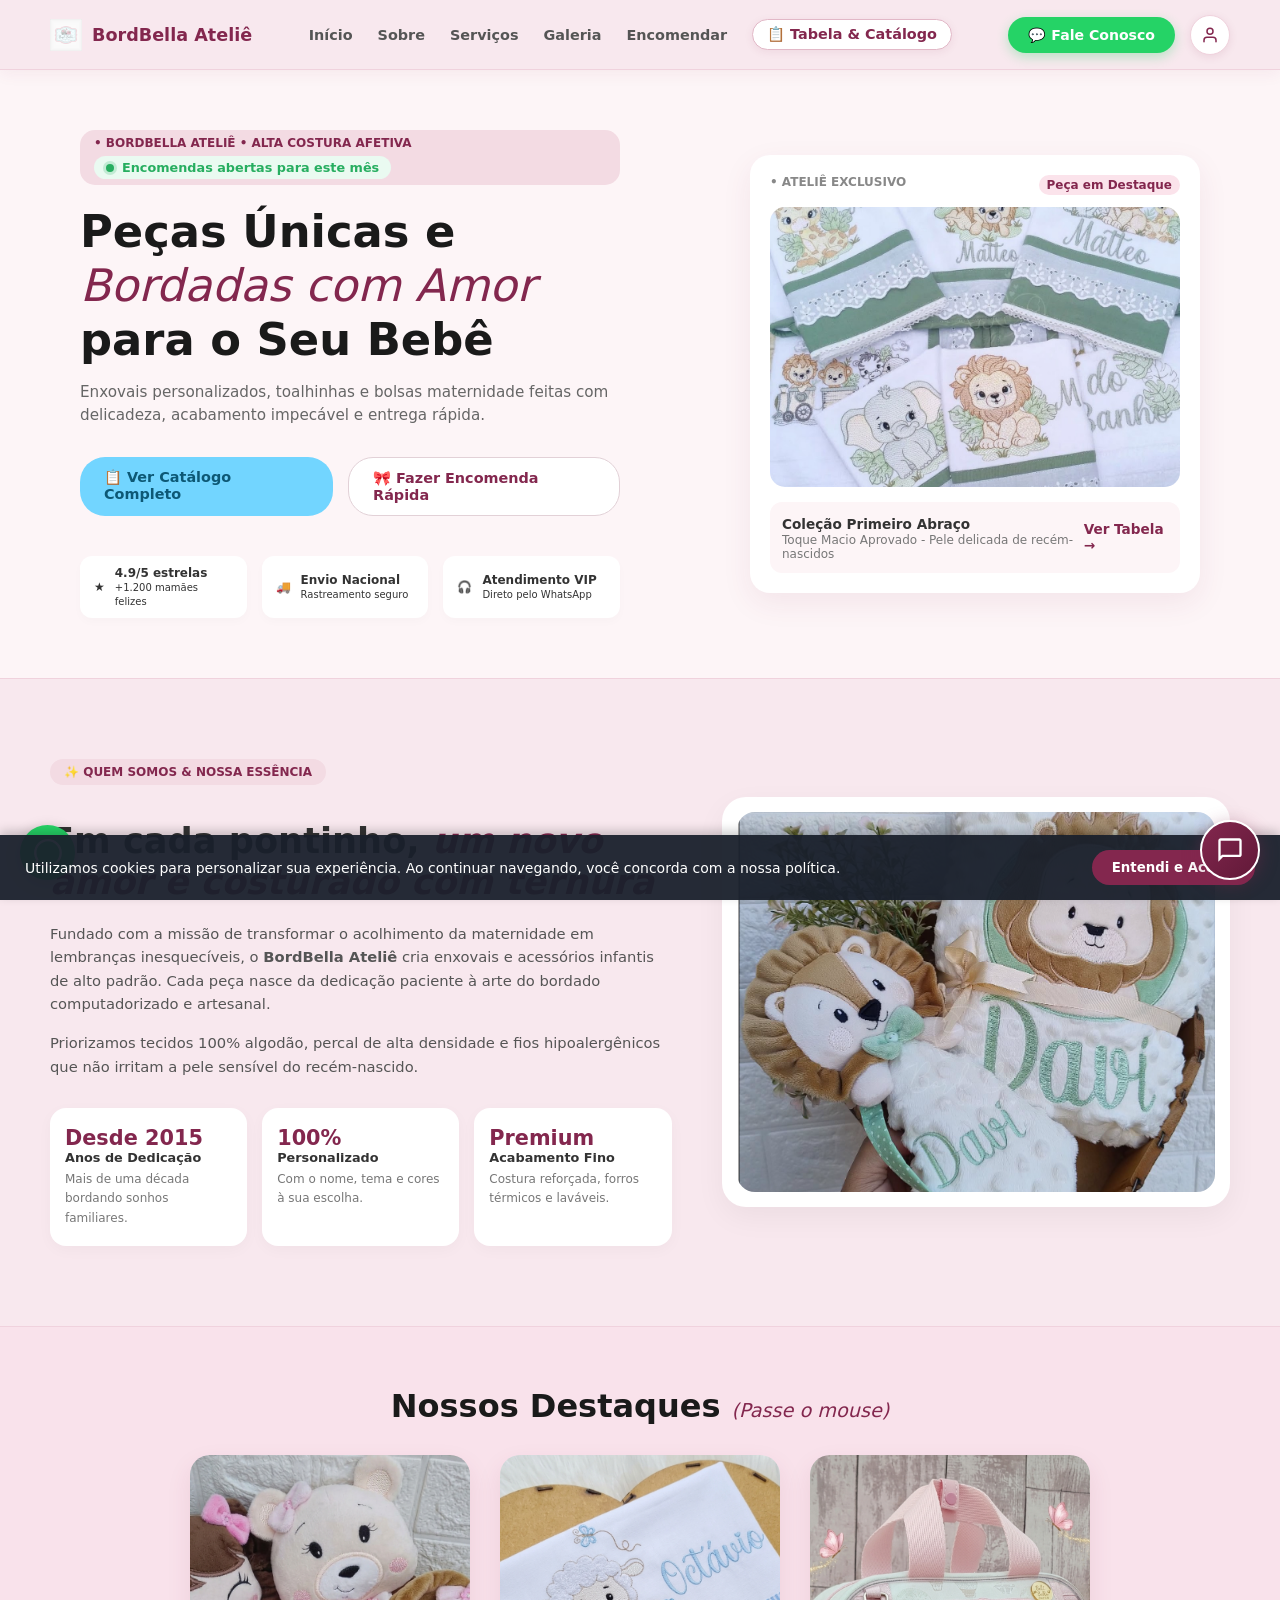
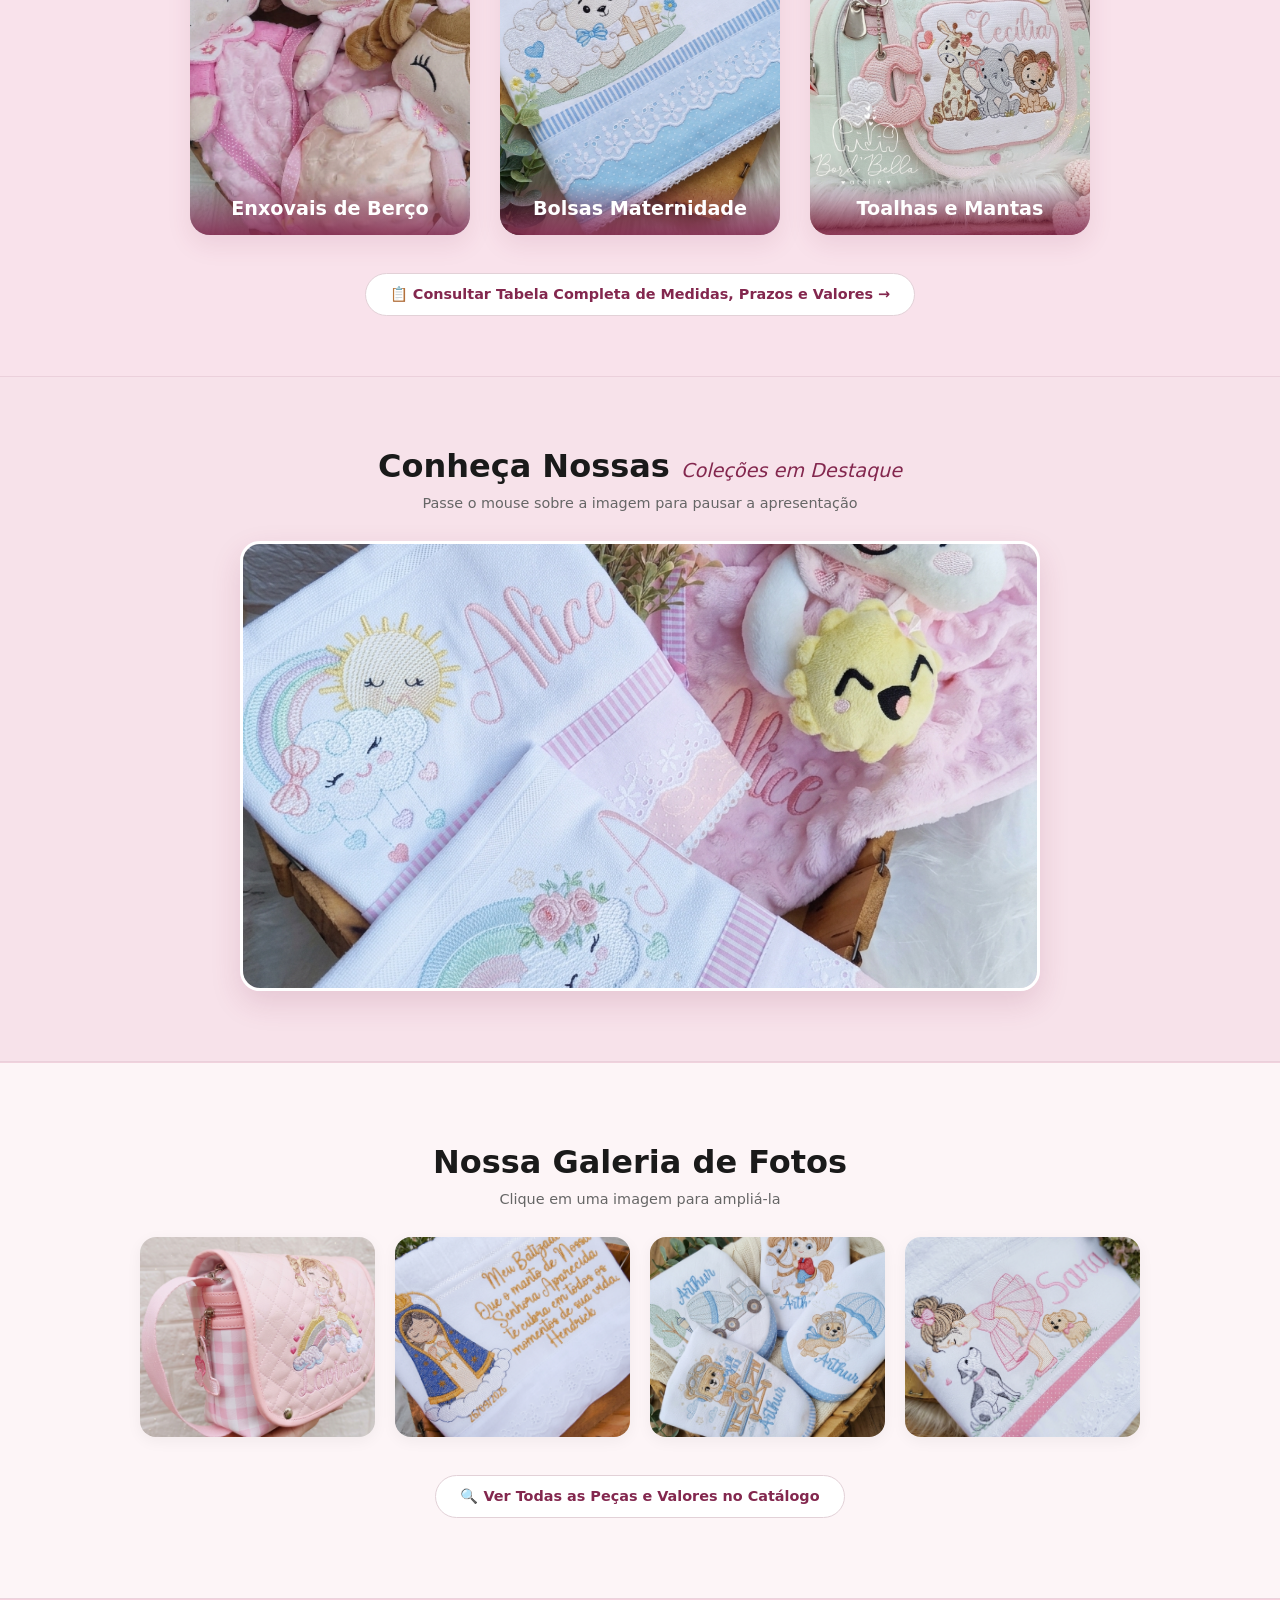
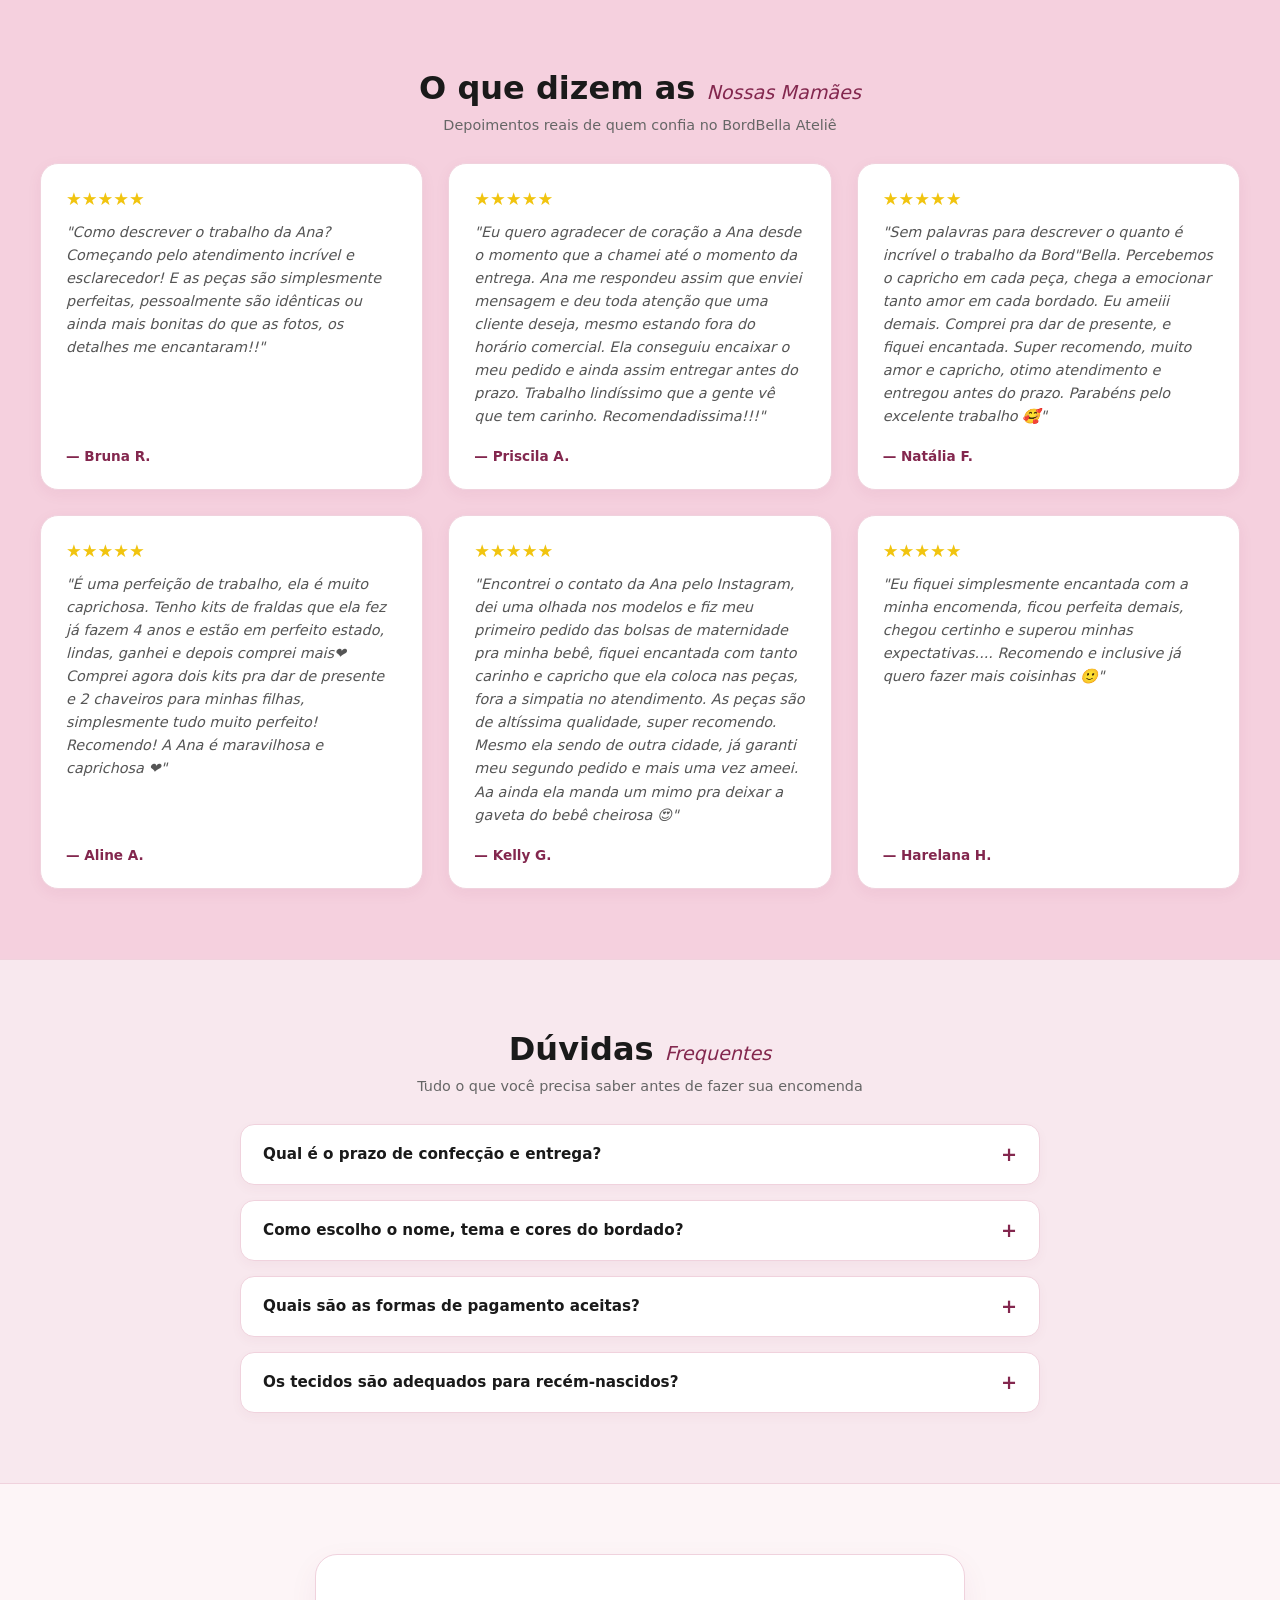
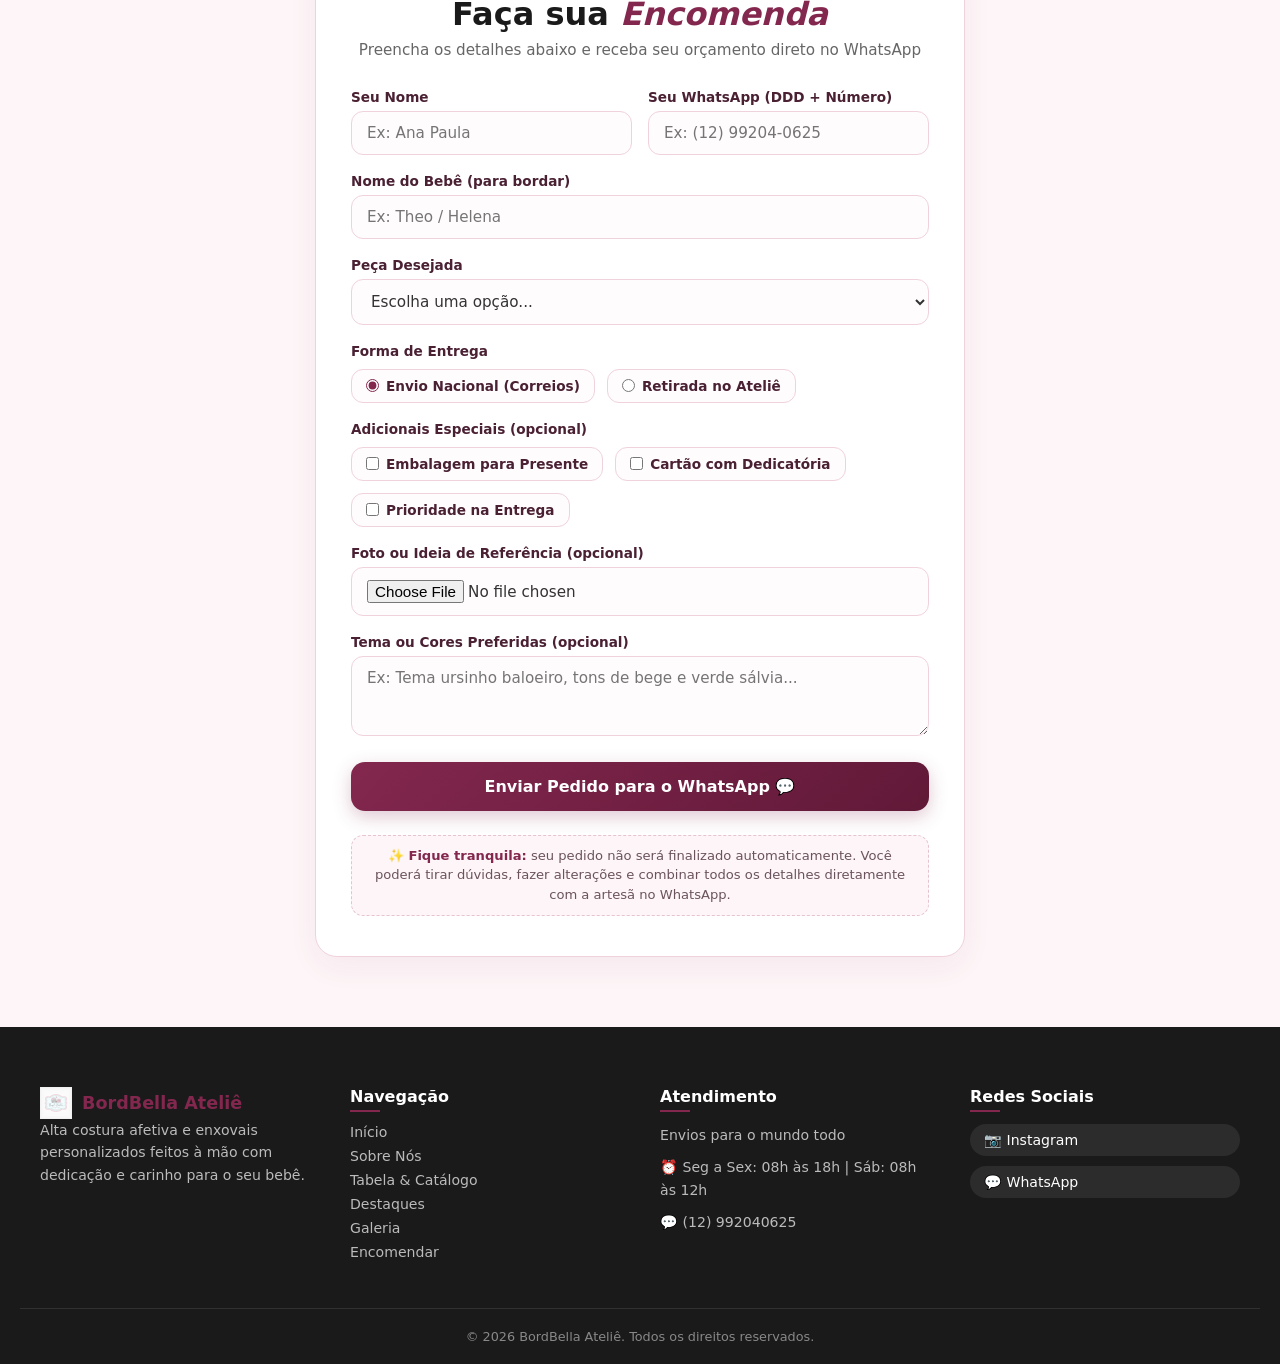
<file: index.html>
<!DOCTYPE html>
<html lang="pt-BR">

<head>
    <meta charset="UTF-8">
    <meta name="viewport" content="width=device-width, initial-scale=1.0">
    <title>BordBella Ateliê</title>
    <link rel="stylesheet" href="style.css">
    <link rel="icon" type="image/png" href="logo.png">

    <meta name="description"
        content="Enxovais de bebê personalizados, bolsas maternidade e toalhas bordadas em Campinas. Alta costura afetiva com tecidos 100% algodão e fios hipoalergênicos.">
    <meta name="keywords"
        content="enxoval personalizado, bolsa maternidade, bordado infantil, atelie de bordados, Campinas, presente recém-nascido">
    <meta name="author" content="BordBella Ateliê">

    <meta property="og:title" content="BordBella Ateliê | Enxovais & Bordados Afetivos">
    <meta property="og:description"
        content="Peças exclusivas e bordadas com amor para o seu bebê. Encomende direto pelo WhatsApp.">
    <meta property="og:image" content="https://bordbella-atelie.onrender.com/logo.png">
    <meta property="og:type" content="website">
</head>

<body>

    <header class="navbar">
        <div class="logo-container">
            <img src="logo.png" alt="Logo BordBella" class="logo">
            <span class="brand-name">BordBella Ateliê</span>
        </div>

        <nav class="nav-links">
            <a href="#inicio">Início</a>
            <a href="#sobre">Sobre</a>
            <a href="#servicos">Serviços</a>
            <a href="#galeria">Galeria</a>
            <a href="#encomenda">Encomendar</a>
            <a href="catalogo.html" class="link-catalogo">📋 Tabela & Catálogo</a>
        </nav>

        <div class="nav-actions">
            <a href="https://wa.me/5512992040625?text=Ol%C3%A1!%20Vim%20pelo%20site%20e%20gostaria%20de%20falar%20com%20o%20ateli%C3%AA."
                target="_blank" rel="noopener noreferrer" class="btn-fale-conosco">💬 Fale Conosco</a>
            <a href="#perfil" class="btn-perfil" title="Minha Conta">
                <svg xmlns="http://www.w3.org/2000/svg" width="18" height="18" viewBox="0 0 24 24" fill="none"
                    stroke="currentColor" stroke-width="2" stroke-linecap="round" stroke-linejoin="round">
                    <path d="M20 21v-2a4 4 0 0 0-4-4H8a4 4 0 0 0-4 4v2"></path>
                    <circle cx="12" cy="7" r="4"></circle>
                </svg>
            </a>
        </div>
    </header>

    <main class="hero-container" id="inicio">
        <div class="hero-text">
            <div class="badge-tag">
                <span class="dot">•</span> BORDBELLA ATELIÊ • ALTA COSTURA AFETIVA
                <div class="status-disponibilidade">
                    <span class="indicator-green"></span> Encomendas abertas para este mês
                </div>
            </div>

            <h1>Peças Únicas e <span>Bordadas com Amor</span> para o Seu Bebê</h1>

            <p class="description">
                Enxovais personalizados, toalhinhas e bolsas maternidade feitas com delicadeza, acabamento impecável e
                entrega rápida.
            </p>

            <div class="hero-buttons">
                <a href="catalogo.html" class="btn-primary">📋 Ver Catálogo Completo</a>
                <a href="#encomenda" class="btn-secondary">🎀 Fazer Encomenda Rápida</a>
            </div>

            <div class="features-grid">
                <div class="feature-card">
                    <span class="icon-star">★</span>
                    <div>
                        <strong>4.9/5 estrelas</strong>
                        <small>+1.200 mamães felizes</small>
                    </div>
                </div>

                <div class="feature-card">
                    <span class="icon-box">🚚</span>
                    <div>
                        <strong>Envio Nacional</strong>
                        <small>Rastreamento seguro</small>
                    </div>
                </div>

                <div class="feature-card">
                    <span class="icon-heart">🎧</span>
                    <div>
                        <strong>Atendimento VIP</strong>
                        <small>Direto pelo WhatsApp</small>
                    </div>
                </div>
            </div>
        </div>

        <div class="hero-card-wrapper">
            <div class="hero-card">
                <div class="card-header">
                    <span class="tag-sub">• ATELIÊ EXCLUSIVO</span>
                    <span class="tag-highlight">Peça em Destaque</span>
                </div>

                <div class="slider-wrapper">
                    <div class="slider-track">
                        <img class="slide-img" src="Destaque.png" alt="Enxoval em Destaque 1">
                        <img class="slide-img" src="Destaque2.png" alt="Enxoval em Destaque 2">
                        <img class="slide-img" src="Destaque3.png" alt="Enxoval em Destaque 3">
                        <img class="slide-img" src="Destaque4.png" alt="Enxoval em Destaque 4">
                    </div>
                </div>

                <div class="card-footer">
                    <div>
                        <small class="sub-label">Coleção Primeiro Abraço</small>
                        <p class="sub-text">Toque Macio Aprovado - Pele delicada de recém-nascidos</p>
                    </div>
                    <a href="catalogo.html" class="badge-exclusivo" style="text-decoration: none;">Ver Tabela →</a>
                </div>
            </div>
        </div>
    </main>

    <section class="about-section" id="sobre">
        <div class="about-container">
            <div class="about-text">
                <div class="badge-tag">
                    <span class="icon-sparkle">✨</span> QUEM SOMOS & NOSSA ESSÊNCIA
                </div>

                <h2>Em cada pontinho, <span>um novo amor é costurado com ternura</span></h2>

                <p>
                    Fundado com a missão de transformar o acolhimento da maternidade em lembranças inesquecíveis, o
                    <strong>BordBella Ateliê</strong> cria enxovais e acessórios infantis de alto padrão. Cada peça
                    nasce da dedicação paciente à arte do bordado computadorizado e artesanal.
                </p>

                <p>
                    Priorizamos tecidos 100% algodão, percal de alta densidade e fios hipoalergênicos que não irritam a
                    pele sensível do recém-nascido.
                </p>

                <div class="about-stats">
                    <div class="stat-card">
                        <h3>Desde 2015</h3>
                        <strong>Anos de Dedicação</strong>
                        <p>Mais de uma década bordando sonhos familiares.</p>
                    </div>

                    <div class="stat-card">
                        <h3>100%</h3>
                        <strong>Personalizado</strong>
                        <p>Com o nome, tema e cores à sua escolha.</p>
                    </div>

                    <div class="stat-card">
                        <h3>Premium</h3>
                        <strong>Acabamento Fino</strong>
                        <p>Costura reforçada, forros térmicos e laváveis.</p>
                    </div>
                </div>
            </div>

            <div class="about-card-wrapper">
                <div class="about-card">
                    <img src="tecido.png" alt="Ateliê BordBella" class="about-img">
                </div>
            </div>
        </div>
    </section>

    <section class="services-section" id="servicos">
        <h2 class="section-title">Nossos Destaques <span>(Passe o mouse)</span></h2>

        <div class="cards-3d-grid">
            <div class="card-container">
                <div class="card-inner">
                    <div class="card-front">
                        <img src="vira1.png" alt="Enxoval Luxo">
                        <div class="card-front-title">Enxovais de Berço</div>
                    </div>
                    <div class="card-back">
                        <h3>Enxovais de Berço</h3>
                        <p>Kits completos em percal 400 fios com bordados personalizados e toque ultra macio.</p>
                        <a href="https://wa.me/5512992040625?text=Ol%C3%A1!%20Tenho%20interesse%20em%20Enxovais%20de%20Ber%C3%A7o."
                            target="_blank" rel="noopener noreferrer" class="btn">Encomendar</a>
                    </div>
                </div>
            </div>

            <div class="card-container">
                <div class="card-inner">
                    <div class="card-front">
                        <img src="vira2.png" alt="Bolsas Maternidade">
                        <div class="card-front-title">Bolsas Maternidade</div>
                    </div>
                    <div class="card-back">
                        <h3>Bolsas Maternidade</h3>
                        <p>Bolsas térmicas, impermeáveis e com acabamento refinado para o dia a dia.</p>
                        <a href="https://wa.me/5512992040625?text=Ol%C3%A1!%20Gostaria%20de%20ver%20modelos%20de%20Bolsas%20Maternidade."
                            target="_blank" rel="noopener noreferrer" class="btn">Ver Modelos</a>
                    </div>
                </div>
            </div>

            <div class="card-container">
                <div class="card-inner">
                    <div class="card-front">
                        <img src="vira3.png" alt="Toalhas Bordadas">
                        <div class="card-front-title">Toalhas e Mantas</div>
                    </div>
                    <div class="card-back">
                        <h3>Toalhas e Mantas</h3>
                        <p>Com capuz de fralda, bordados delicados e barrados em renda lese.</p>
                        <a href="https://wa.me/5512992040625?text=Ol%C3%A1!%20Quero%20saber%20mais%20sobre%20Toalhas%20e%20Mantas."
                            target="_blank" rel="noopener noreferrer" class="btn">Saiba Mais</a>
                    </div>
                </div>
            </div>
        </div>

        <div class="cta-catalogo-center">
            <a href="catalogo.html" class="btn-secondary">📋 Consultar Tabela Completa de Medidas, Prazos e Valores →</a>
        </div>
    </section>

    <section class="slider-section" id="colecoes">
        <h2 class="section-title">Conheça Nossas <span>Coleções em Destaque</span></h2>
        <p class="section-sub">Passe o mouse sobre a imagem para pausar a apresentação</p>

        <div class="slider-wrapper">
            <div class="slider-track">
                <img class="slide-img" src="Destaque2.png" alt="Imagem 1">
                <img class="slide-img" src="Destaque3.png" alt="Imagem 2">
                <img class="slide-img" src="Destaque4.png" alt="Imagem 3">
                <img class="slide-img" src="Destaque.png" alt="Imagem 4">
            </div>
        </div>
    </section>

    <section class="gallery-section" id="galeria">
        <h2 class="section-title">Nossa Galeria de Fotos</h2>
        <p class="section-sub">Clique em uma imagem para ampliá-la</p>

        <div class="gallery">
            <a href="#img1" class="gallery-item">
                <img src="galeria1.png" alt="Foto Galeria 1">
            </a>
            <a href="#img2" class="gallery-item">
                <img src="nossa.png" alt="Foto Galeria 2">
            </a>
            <a href="#img3" class="gallery-item">
                <img src="galeria3.png" alt="Foto Galeria 3">
            </a>
            <a href="#img4" class="gallery-item">
                <img src="galeria4.png" alt="Foto Galeria 4">
            </a>
        </div>

        <div class="cta-catalogo-center">
            <a href="catalogo.html" class="btn-secondary">🔍 Ver Todas as Peças e Valores no Catálogo</a>
        </div>

        <div class="lightbox" id="img1">
            <a href="#galeria" class="lightbox-overlay"></a>
            <div class="lightbox-content">
                <a href="#galeria" class="close-btn">&times;</a>
                <img src="galeria1.png" alt="Foto 1 Ampliada">
            </div>
        </div>

        <div class="lightbox" id="img2">
            <a href="#galeria" class="lightbox-overlay"></a>
            <div class="lightbox-content">
                <a href="#galeria" class="close-btn">&times;</a>
                <img src="nossa.png" alt="Foto 2 Ampliada">
            </div>
        </div>

        <div class="lightbox" id="img3">
            <a href="#galeria" class="lightbox-overlay"></a>
            <div class="lightbox-content">
                <a href="#galeria" class="close-btn">&times;</a>
                <img src="galeria3.png" alt="Foto 3 Ampliada">
            </div>
        </div>

        <div class="lightbox" id="img4">
            <a href="#galeria" class="lightbox-overlay"></a>
            <div class="lightbox-content">
                <a href="#galeria" class="close-btn">&times;</a>
                <img src="galeria4.png" alt="Foto 4 Ampliada">
            </div>
        </div>
    </section>

    <section class="testimonials-section">
        <h2 class="section-title">O que dizem as <span>Nossas Mamães</span></h2>
        <p class="section-sub">Depoimentos reais de quem confia no BordBella Ateliê</p>

        <div class="testimonials-grid">
            <div class="testimonial-card">
                <div class="stars">★★★★★</div>
                <p>"Como descrever o trabalho da Ana?
                    Começando pelo atendimento incrível e esclarecedor!
                    E as peças são simplesmente perfeitas, pessoalmente são idênticas ou ainda mais bonitas do que as
                    fotos, os detalhes me encantaram!!"</p>
                <strong>— Bruna R. </strong>
            </div>

            <div class="testimonial-card">
                <div class="stars">★★★★★</div>
                <p>"Eu quero agradecer de coração a Ana desde o momento que a chamei até o momento da entrega. Ana me
                    respondeu assim que enviei mensagem e deu toda atenção que uma cliente deseja, mesmo estando fora do
                    horário comercial. Ela conseguiu encaixar o meu pedido e ainda assim entregar antes do prazo.
                    Trabalho lindíssimo que a gente vê que tem carinho. Recomendadissima!!!"</p>
                <strong>— Priscila A.</strong>
            </div>

            <div class="testimonial-card">
                <div class="stars">★★★★★</div>
                <p>"Sem palavras para descrever o quanto é incrível o trabalho da Bord"Bella. Percebemos o capricho em
                    cada peça, chega a emocionar tanto amor em cada bordado. Eu ameiii demais. Comprei pra dar de
                    presente, e fiquei encantada. Super recomendo, muito amor e capricho, otimo atendimento e entregou
                    antes do prazo. Parabéns pelo excelente trabalho 🥰"</p>
                <strong>— Natália F. </strong>
            </div>

            <div class="testimonial-card">
                <div class="stars">★★★★★</div>
                <p>"É uma perfeição de trabalho, ela é muito caprichosa.
                    Tenho kits de fraldas que ela fez já fazem 4 anos e estão em perfeito estado, lindas, ganhei e
                    depois comprei mais❤️
                    Comprei agora dois kits pra dar de presente e 2 chaveiros para minhas filhas, simplesmente tudo
                    muito perfeito!
                    Recomendo!
                    A Ana é maravilhosa e caprichosa ❤️"</p>
                <strong>— Aline A. </strong>
            </div>

            <div class="testimonial-card">
                <div class="stars">★★★★★</div>
                <p>"Encontrei o contato da Ana pelo Instagram, dei uma olhada nos modelos e fiz meu primeiro pedido das
                    bolsas de maternidade pra minha bebê, fiquei encantada com tanto carinho e capricho que ela coloca
                    nas peças, fora a simpatia no atendimento. As peças são de altíssima qualidade, super recomendo.
                    Mesmo ela sendo de outra cidade, já garanti meu segundo pedido e mais uma vez ameei.
                    Aa ainda ela manda um mimo pra deixar a gaveta do bebê cheirosa 😍"</p>
                <strong>— Kelly G. </strong>
            </div>

            <div class="testimonial-card">
                <div class="stars">★★★★★</div>
                <p>"Eu fiquei simplesmente encantada com a minha encomenda, ficou perfeita demais, chegou certinho e
                    superou minhas expectativas.... Recomendo e inclusive já quero fazer mais coisinhas 🙂"</p>
                <strong>— Harelana H. </strong>
            </div>
        </div>
    </section>

    <section class="faq-section" id="faq">
        <h2 class="section-title">Dúvidas <span>Frequentes</span></h2>
        <p class="section-sub">Tudo o que você precisa saber antes de fazer sua encomenda</p>

        <div class="faq-container">
            <details class="faq-item">
                <summary class="faq-question">
                    <span>Qual é o prazo de confecção e entrega?</span>
                    <span class="faq-icon">+</span>
                </summary>
                <div class="faq-answer">
                    <p>O prazo médio de confecção das peças personalizadas é de 7 a 10 dias úteis. O prazo total de
                        entrega dependerá do CEP da sua região e da modalidade de envio escolhida (SEDEX ou Pacote
                        Padrão).</p>
                </div>
            </details>

            <details class="faq-item">
                <summary class="faq-question">
                    <span>Como escolho o nome, tema e cores do bordado?</span>
                    <span class="faq-icon">+</span>
                </summary>
                <div class="faq-answer">
                    <p>Após definir seu pedido, alinhamos todos os detalhes diretamente pelo WhatsApp. Enviamos uma
                        prévia digital da matriz do bordado com a fonte e a cor escolhida para a sua aprovação antes de
                        iniciar a confecção.</p>
                </div>
            </details>

            <details class="faq-item">
                <summary class="faq-question">
                    <span>Quais são as formas de pagamento aceitas?</span>
                    <span class="faq-icon">+</span>
                </summary>
                <div class="faq-answer">
                    <p>Aceitamos PIX (com desconto especial), cartão de crédito em até 6x e boleto bancário. Para
                        encomendar, solicitamos um sinal de 50% e o restante no momento do envio.</p>
                </div>
            </details>

            <details class="faq-item">
                <summary class="faq-question">
                    <span>Os tecidos são adequados para recém-nascidos?</span>
                    <span class="faq-icon">+</span>
                </summary>
                <div class="faq-answer">
                    <p>Sim! Trabalhamos exclusivamente com tecidos 100% algodão e percal de alta densidade. O verso de
                        todos os nossos bordados possui proteção macia para evitar qualquer atrito com a pele sensível
                        do bebê.</p>
                </div>
            </details>
        </div>
    </section>

    <section class="order-form-section" id="encomenda">
        <div class="order-form-container">
            <div class="order-form-header">
                <h2>Faça sua <span>Encomenda</span></h2>
                <p>Preencha os detalhes abaixo e receba seu orçamento direto no WhatsApp</p>
            </div>

            <form id="form-encomenda" class="modern-form" action="#encomenda" method="post" enctype="multipart/form-data">
                <div class="form-row">
                    <div class="form-group">
                        <label for="nome-cliente">Seu Nome</label>
                        <input type="text" id="nome-cliente" name="nome_cliente" placeholder="Ex: Ana Paula"
                            minlength="3" maxlength="100" required>
                    </div>
                    <div class="form-group">
                        <label for="telefone-cliente">Seu WhatsApp (DDD + Número)</label>
                        <input type="tel" id="telefone-cliente" name="telefone_whatsapp"
                            placeholder="Ex: (12) 99204-0625" minlength="10" maxlength="20"
                            pattern="^\(?\d{2}\)?\s?\d{4,5}-?\d{4}$"
                            title="Digite um telefone válido com DDD. Ex: (12) 99204-0625" required>
                    </div>
                </div>

                <div class="form-group">
                    <label for="nome-bebe">Nome do Bebê (para bordar)</label>
                    <input type="text" id="nome-bebe" name="nome_bebe" placeholder="Ex: Theo / Helena" maxlength="80">
                </div>

                <div class="form-group">
                    <label for="produto-desejado">Peça Desejada</label>
                    <select id="produto-desejado" name="id_produto" required>
                        <option value="" disabled selected>Escolha uma opção...</option>
                        <option value="Kit Enxoval de Berço">Kit Enxoval de Berço</option>
                        <option value="Bolsa Maternidade">Bolsa Maternidade</option>
                        <option value="Toalha com Capuz de Fralda">Toalha com Capuz de Fralda</option>
                        <option value="Manta Personalizada">Manta Personalizada</option>
                        <option value="Outro / Kit Completo">Outro / Kit Completo</option>
                    </select>
                </div>

                <div class="form-group">
                    <label>Forma de Entrega</label>
                    <div class="options-inline">
                        <label class="option-item">
                            <input type="radio" name="tipo_entrega" value="Envio Nacional (Correios)" checked>
                            Envio Nacional (Correios)
                        </label>
                        <label class="option-item">
                            <input type="radio" name="tipo_entrega" value="Retirada no Ateliê">
                            Retirada no Ateliê
                        </label>
                    </div>
                </div>

                <div class="form-group">
                    <label>Adicionais Especiais (opcional)</label>
                    <div class="options-inline">
                        <label class="option-item">
                            <input type="checkbox" name="adicionais" value="Embalagem para Presente">
                            Embalagem para Presente
                        </label>
                        <label class="option-item">
                            <input type="checkbox" name="adicionais" value="Cartão com Dedicatória">
                            Cartão com Dedicatória
                        </label>
                        <label class="option-item">
                            <input type="checkbox" name="adicionais" value="Prioridade na Entrega">
                            Prioridade na Entrega
                        </label>
                    </div>
                </div>

                <div class="form-group">
                    <label for="arquivo-referencia">Foto ou Ideia de Referência (opcional)</label>
                    <input type="file" id="arquivo-referencia" name="arquivo_referencia" accept="image/*,.pdf">
                </div>

                <div class="form-group">
                    <label for="detalhes-pedido">Tema ou Cores Preferidas (opcional)</label>
                    <textarea id="detalhes-pedido" name="detalhes_tema_cores" rows="3" maxlength="500"
                        placeholder="Ex: Tema ursinho baloeiro, tons de bege e verde sálvia..."></textarea>
                </div>

                <button type="submit" class="btn-submit-form">
                    Enviar Pedido para o WhatsApp 💬
                </button>
                <p class="form-note">
                    ✨ <strong>Fique tranquila:</strong> seu pedido não será finalizado automaticamente. Você poderá tirar dúvidas, fazer alterações e combinar todos os detalhes diretamente com a artesã no WhatsApp.
                </p>
            </form>
        </div>
    </section>

    <footer class="footer-site">
        <div class="footer-container">
            <div class="footer-col brand-col">
                <div class="logo-container">
                    <img src="logo.png" alt="Logo BordBella" class="logo">
                    <span class="brand-name">BordBella Ateliê</span>
                </div>
                <p>Alta costura afetiva e enxovais personalizados feitos à mão com dedicação e carinho para o seu bebê.
                </p>
            </div>

            <div class="footer-col">
                <h4>Navegação</h4>
                <ul>
                    <li><a href="#inicio">Início</a></li>
                    <li><a href="#sobre">Sobre Nós</a></li>
                    <li><a href="catalogo.html">Tabela & Catálogo</a></li>
                    <li><a href="#servicos">Destaques</a></li>
                    <li><a href="#galeria">Galeria</a></li>
                    <li><a href="#encomenda">Encomendar</a></li>
                </ul>
            </div>

            <div class="footer-col">
                <h4>Atendimento</h4>
                <p>Envios para o mundo todo</p>
                <p>⏰ Seg a Sex: 08h às 18h | Sáb: 08h às 12h</p>
                <p>💬 (12) 992040625</p>
            </div>

            <div class="footer-col">
                <h4>Redes Sociais</h4>
                <div class="social-links">
                    <a href="https://www.instagram.com/bordbellaatelie/" target="_blank" rel="noopener noreferrer">📷
                        Instagram</a>
                    <a href="https://wa.me/5512992040625" target="_blank" rel="noopener noreferrer">💬 WhatsApp</a>
                </div>
            </div>
        </div>

        <div class="footer-bottom">
            <p>&copy; 2026 BordBella Ateliê. Todos os direitos reservados.</p>
        </div>
    </footer>

    <div id="banner-cookies" class="banner-cookies">
        <p>
            Utilizamos cookies para personalizar sua experiência. Ao continuar navegando, você concorda com a nossa
            política.
        </p>
        <button id="btn-aceitar-cookies" class="btn-cookies">Entendi e Aceito</button>
    </div>

    <a href="https://wa.me/5512992040625?text=Ol%C3%A1!%20Vim%20pelo%20site%20e%20gostaria%20de%20tirar%20uma%20d%C3%BAvida."
        target="_blank" rel="noopener noreferrer" class="whatsapp-float" title="Fale conosco no WhatsApp">
        <svg xmlns="http://www.w3.org/2000/svg" width="28" height="28" fill="currentColor" viewBox="0 0 16 16">
            <path
                d="M13.601 2.326A7.854 7.854 0 0 0 7.994 0C3.627 0 .068 3.558.064 7.926c0 1.399.366 2.76 1.057 3.965L0 16l4.204-1.102a7.933 7.933 0 0 0 3.79.965h.004c4.368 0 7.926-3.558 7.93-7.93A7.898 7.898 0 0 0 13.6 2.326zM7.994 14.521a6.573 6.573 0 0 1-3.356-.92l-.24-.144-2.494.654.666-2.433-.156-.251a6.56 6.56 0 0 1-1.007-3.505c0-3.626 2.957-6.584 6.591-6.584a6.56 6.56 0 0 1 4.66 1.931 6.557 6.557 0 0 1 1.928 4.66c-.004 3.639-2.961 6.592-6.592 6.592z" />
        </svg>
    </a>

    <script>
        // Cookies
        const bannerCookies = document.getElementById('banner-cookies');
        const btnAceitar = document.getElementById('btn-aceitar-cookies');
        if (localStorage.getItem('cookiesAceitos') === 'sim') {
            bannerCookies.classList.add('oculto');
        }
        btnAceitar.addEventListener('click', () => {
            localStorage.setItem('cookiesAceitos', 'sim');
            bannerCookies.classList.add('oculto');
        });

        // Formulário Inteligente de Encomenda -> WhatsApp
        document.getElementById('form-encomenda').addEventListener('submit', function (e) {
            e.preventDefault();

            const nomeCliente = document.getElementById('nome-cliente').value.trim();
            const telefoneCliente = document.getElementById('telefone-cliente').value.trim();
            const nomeBebe = document.getElementById('nome-bebe').value.trim() || 'Ainda não definido';
            const produto = document.getElementById('produto-desejado').value;
            const entregaEl = document.querySelector('input[name="tipo_entrega"]:checked');
            const entrega = entregaEl ? entregaEl.value : 'Envio Nacional';
            const adicionaisMarcados = Array.from(document.querySelectorAll('input[name="adicionais"]:checked'))
                .map(el => el.value);
            const adicionaisTexto = adicionaisMarcados.length > 0 ? adicionaisMarcados.join(', ') : 'Nenhum';
            const detalhes = document.getElementById('detalhes-pedido').value.trim() || 'A combinar';

            const numeroWhatsApp = '5512992040625';

            const mensagem = `Olá, BordBella Ateliê! 🎀 Gostaria de solicitar um orçamento:\n\n` +
                `*Mamãe/Cliente:* ${nomeCliente}\n` +
                `*WhatsApp:* ${telefoneCliente}\n` +
                `*Nome do Bebê:* ${nomeBebe}\n` +
                `*Peça:* ${produto}\n` +
                `*Entrega:* ${entrega}\n` +
                `*Adicionais:* ${adicionaisTexto}\n` +
                `*Tema/Cores:* ${detalhes}`;

            const url = `https://wa.me/${numeroWhatsApp}?text=${encodeURIComponent(mensagem)}`;
            window.open(url, '_blank', 'noopener,noreferrer');
        });
    </script>

    <script src="chatbot.js"></script>
    <script>
        initChatbot({
            jsonUrl: 'minha-base-dados.json'
        });
    </script>
</body>

</html>
</file>
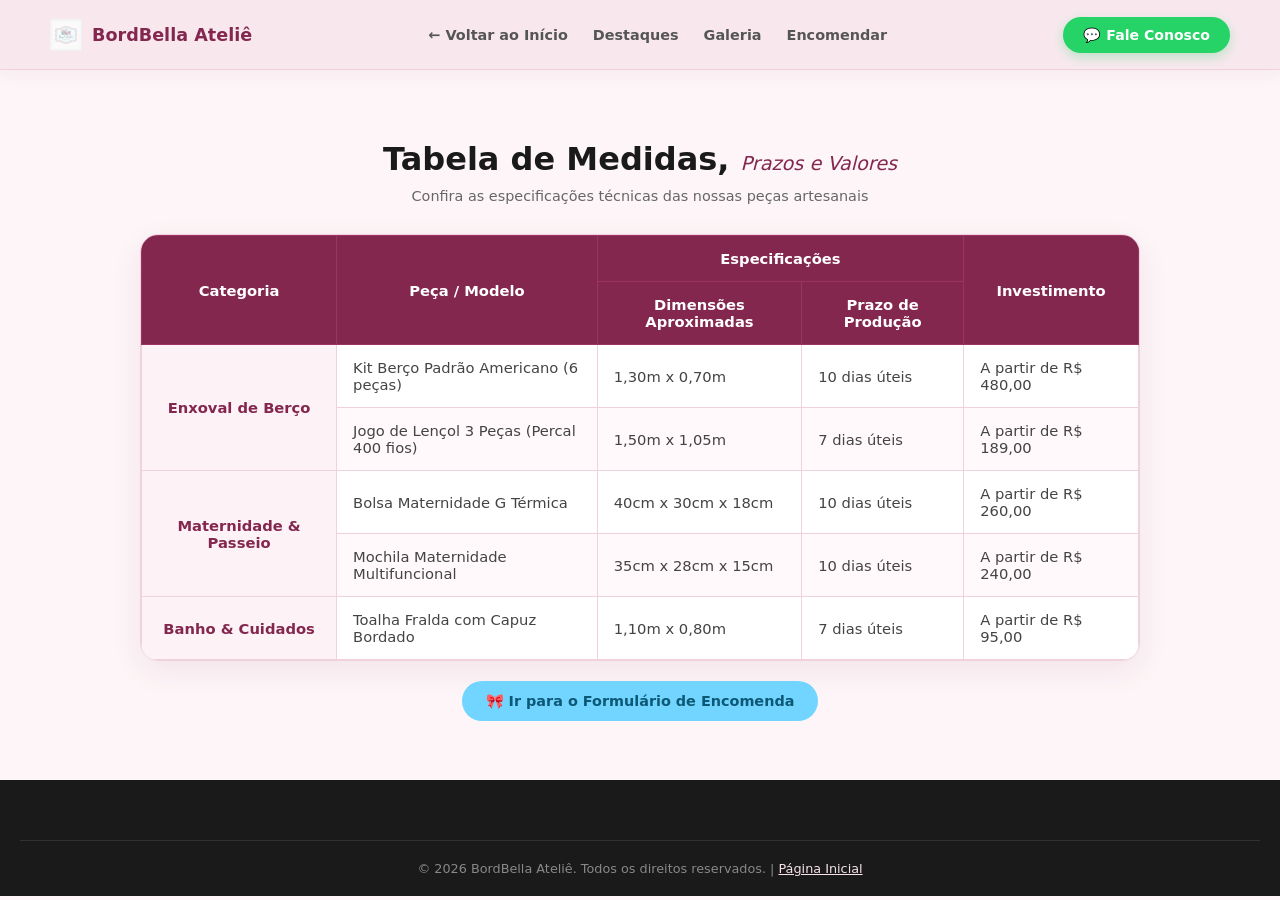
<file: catalogo.html>
<!DOCTYPE html>
<html lang="pt-BR">

<head>
    <meta charset="UTF-8">
    <meta name="viewport" content="width=device-width, initial-scale=1.0">
    <title>Catálogo & Tabela de Medidas | BordBella Ateliê</title>
    <link rel="stylesheet" href="style.css">
    <link rel="icon" type="image/png" href="logo.png">
</head>

<body>

    <header class="navbar">
        <div class="logo-container">
            <img src="logo.png" alt="Logo BordBella" class="logo">
            <span class="brand-name">BordBella Ateliê</span>
        </div>

        <nav class="nav-links">
            <a href="index.html">← Voltar ao Início</a>
            <a href="index.html#servicos">Destaques</a>
            <a href="index.html#galeria">Galeria</a>
            <a href="index.html#encomenda">Encomendar</a>
        </nav>

        <div class="nav-actions">
            <a href="https://wa.me/5512992040625?text=Ol%C3%A1!%20Vi%20a%20tabela%20no%20cat%C3%A1logo%20e%20quero%20encomendar."
                target="_blank" rel="noopener noreferrer" class="btn-fale-conosco">💬 Fale Conosco</a>
        </div>
    </header>

    <section class="table-section" style="margin-top: 70px;">
        <div class="table-container">
            <h2 class="section-title">Tabela de Medidas, <span>Prazos e Valores</span></h2>
            <p class="section-sub">Confira as especificações técnicas das nossas peças artesanais</p>

            <div class="table-responsive">
                <table class="bordbella-table">
                    <thead>
                        <tr>
                            <th rowspan="2">Categoria</th>
                            <th rowspan="2">Peça / Modelo</th>
                            <th colspan="2">Especificações</th>
                            <th rowspan="2">Investimento</th>
                        </tr>
                        <tr>
                            <th>Dimensões Aproximadas</th>
                            <th>Prazo de Produção</th>
                        </tr>
                    </thead>
                    <tbody>
                        <tr>
                            <td rowspan="2" class="cat-cell"><strong>Enxoval de Berço</strong></td>
                            <td>Kit Berço Padrão Americano (6 peças)</td>
                            <td>1,30m x 0,70m</td>
                            <td>10 dias úteis</td>
                            <td>A partir de R$ 480,00</td>
                        </tr>
                        <tr>
                            <td>Jogo de Lençol 3 Peças (Percal 400 fios)</td>
                            <td>1,50m x 1,05m</td>
                            <td>7 dias úteis</td>
                            <td>A partir de R$ 189,00</td>
                        </tr>
                        <tr>
                            <td rowspan="2" class="cat-cell"><strong>Maternidade & Passeio</strong></td>
                            <td>Bolsa Maternidade G Térmica</td>
                            <td>40cm x 30cm x 18cm</td>
                            <td>10 dias úteis</td>
                            <td>A partir de R$ 260,00</td>
                        </tr>
                        <tr>
                            <td>Mochila Maternidade Multifuncional</td>
                            <td>35cm x 28cm x 15cm</td>
                            <td>10 dias úteis</td>
                            <td>A partir de R$ 240,00</td>
                        </tr>
                        <tr>
                            <td class="cat-cell"><strong>Banho & Cuidados</strong></td>
                            <td>Toalha Fralda com Capuz Bordado</td>
                            <td>1,10m x 0,80m</td>
                            <td>7 dias úteis</td>
                            <td>A partir de R$ 95,00</td>
                        </tr>
                    </tbody>
                </table>
            </div>

            <div style="text-align: center; margin-top: 30px;">
                <a href="index.html#encomenda" class="btn-primary">🎀 Ir para o Formulário de Encomenda</a>
            </div>
        </div>
    </section>

    <footer class="footer-site">
        <div class="footer-bottom">
            <p>&copy; 2026 BordBella Ateliê. Todos os direitos reservados. | <a href="index.html" style="color: #f7e2ea;">Página Inicial</a></p>
        </div>
    </footer>

</body>

</html>
</file>
<file: style.css>
html {
    scroll-behavior: smooth;
    scroll-padding-top: 80px;
}

::selection {
    background-color: #83274e;
    color: #ffffff;
}

a,
button,
input,
select,
textarea,
summary {
    transition: all 0.25s cubic-bezier(0.4, 0, 0.2, 1);
}

* {
    margin: 0;
    padding: 0;
    box-sizing: border-box;
    font-family: 'Segoe UI', system-ui, -apple-system, sans-serif;
}

body {
    background-color: #fdf5f7;
    color: #333333;
}

.navbar {
    position: fixed;
    top: 0;
    left: 0;
    width: 100%;
    height: 70px;
    background-color: #f8e8ee;
    display: flex;
    justify-content: space-between;
    align-items: center;
    padding: 0 50px;
    border-bottom: 1px solid #f0d2dd;
    box-shadow: 0 4px 15px rgba(131, 39, 78, 0.06);
    z-index: 1000;
}

.logo-container {
    display: flex;
    align-items: center;
    gap: 10px;
}

.logo {
    width: 32px;
    height: 32px;
}

.brand-name {
    font-size: 1.1rem;
    font-weight: 700;
    color: #83274e;
}

.nav-links {
    display: flex;
    align-items: center;
    gap: 25px;
}

.nav-links a {
    text-decoration: none;
    color: #555;
    font-weight: 600;
    font-size: 0.9rem;
    transition: color 0.3s;
}

.nav-links a:hover {
    color: #83274e;
}

.nav-links a.link-catalogo {
    background-color: #ffffff;
    color: #83274e;
    padding: 6px 14px;
    border-radius: 20px;
    border: 1.5px solid #e2b8c7;
    box-shadow: 0 2px 8px rgba(131, 39, 78, 0.08);
}

.nav-links a.link-catalogo:hover {
    background-color: #83274e;
    color: #ffffff;
    border-color: #83274e;
}

.nav-actions {
    display: flex;
    align-items: center;
    gap: 15px;
}

a.btn-fale-conosco,
a.btn-fale-conosco:visited,
a.btn-fale-conosco:active,
a.btn-fale-conosco:focus {
    background-color: #25D366 !important;
    color: #ffffff !important;
    padding: 10px 20px !important;
    border-radius: 25px !important;
    text-decoration: none !important;
    font-weight: 700 !important;
    font-size: 0.88rem !important;
    border: none !important;
    outline: none !important;
    display: inline-flex !important;
    align-items: center !important;
    justify-content: center !important;
    gap: 6px !important;
    box-shadow: 0 4px 12px rgba(37, 211, 102, 0.3) !important;
    transition: all 0.3s ease !important;
}

a.btn-fale-conosco:hover {
    background-color: #20ba5a !important;
    transform: translateY(-2px) !important;
    box-shadow: 0 6px 16px rgba(37, 211, 102, 0.4) !important;
    color: #ffffff !important;
}

.btn-perfil {
    width: 40px;
    height: 40px;
    border-radius: 50%;
    background-color: #ffffff !important;
    color: #83274e !important;
    border: 1.5px solid #f0d2dd !important;
    display: inline-flex !important;
    align-items: center !important;
    justify-content: center !important;
    text-decoration: none !important;
    box-shadow: 0 2px 8px rgba(131, 39, 78, 0.1) !important;
    transition: all 0.3s ease !important;
}

.btn-perfil:hover {
    background-color: #83274e !important;
    color: #ffffff !important;
    transform: translateY(-2px) !important;
    box-shadow: 0 4px 12px rgba(131, 39, 78, 0.2) !important;
}

.hero-container {
    margin-top: 70px;
    background-color: #fdf5f7;
    display: flex;
    align-items: center;
    justify-content: space-between;
    padding: 60px 80px;
    max-width: 1300px;
    margin-left: auto;
    margin-right: auto;
    gap: 40px;
}

.hero-text {
    flex: 1;
}

.badge-tag {
    display: inline-block;
    background-color: #f3dbe3;
    color: #83274e;
    padding: 6px 14px;
    border-radius: 15px;
    font-size: 0.75rem;
    font-weight: 700;
    margin-bottom: 20px;
}

.status-disponibilidade {
    display: inline-flex;
    align-items: center;
    gap: 8px;
    font-size: 0.8rem;
    color: #27ae60;
    font-weight: 600;
    background-color: #eafaf1;
    padding: 4px 12px;
    border-radius: 12px;
    margin-top: 6px;
}

.indicator-green {
    width: 8px;
    height: 8px;
    background-color: #27ae60;
    border-radius: 50%;
    box-shadow: 0 0 0 3px rgba(39, 174, 96, 0.2);
}

.hero-text h1 {
    font-size: 2.8rem;
    line-height: 1.2;
    color: #1a1a1a;
    margin-bottom: 15px;
}

.hero-text h1 span {
    color: #83274e;
    font-style: italic;
    font-weight: 400;
}

.description {
    color: #666;
    font-size: 0.95rem;
    line-height: 1.5;
    margin-bottom: 30px;
}

.hero-buttons {
    display: flex;
    gap: 15px;
    margin-bottom: 40px;
}

.btn-primary {
    background-color: #72d5ff;
    color: #0d5875;
    padding: 12px 24px;
    border-radius: 25px;
    text-decoration: none;
    font-weight: 700;
    font-size: 0.9rem;
}

.btn-primary:hover {
    background-color: #5bc6f5;
    transform: translateY(-2px);
}

.btn-secondary {
    background-color: #ffffff;
    color: #83274e;
    border: 1px solid #e2d1d7;
    padding: 12px 24px;
    border-radius: 25px;
    text-decoration: none;
    font-weight: 600;
    font-size: 0.9rem;
    display: inline-block;
}

.btn-secondary:hover {
    background-color: #f8e8ee;
    transform: translateY(-2px);
}

.cta-catalogo-center {
    text-align: center;
    margin-top: 38px;
}

.features-grid {
    display: flex;
    gap: 15px;
}

.feature-card {
    background: #ffffff;
    padding: 10px 14px;
    border-radius: 12px;
    display: flex;
    align-items: center;
    gap: 10px;
    font-size: 0.75rem;
    box-shadow: 0 4px 10px rgba(0, 0, 0, 0.02);
}

.hero-card-wrapper {
    flex: 1;
    display: flex;
    justify-content: flex-end;
}

.hero-card {
    background: #ffffff;
    padding: 20px;
    border-radius: 20px;
    box-shadow: 0 10px 30px rgba(131, 39, 78, 0.08);
    width: 100%;
    max-width: 450px;
}

.card-header {
    display: flex;
    justify-content: space-between;
    margin-bottom: 12px;
    font-size: 0.75rem;
    font-weight: 700;
}

.tag-sub {
    color: #888;
}

.tag-highlight {
    background: #fbe3eb;
    color: #83274e;
    padding: 3px 8px;
    border-radius: 10px;
}

.hero-card .slider-wrapper {
    position: relative;
    width: 100%;
    height: 280px;
    border-radius: 15px;
    overflow: hidden;
    margin: 0 0 15px 0;
    border: none;
    box-shadow: none;
}

.card-footer {
    display: flex;
    justify-content: space-between;
    align-items: center;
    background: #fdf5f7;
    padding: 12px;
    border-radius: 12px;
}

.sub-label {
    font-weight: 700;
    font-size: 0.85rem;
    color: #333;
}

.sub-text {
    font-size: 0.75rem;
    color: #777;
}

.badge-exclusivo {
    color: #83274e;
    font-weight: 700;
    font-size: 0.85rem;
}

.about-section {
    padding: 80px 50px;
    background-color: #f8e8ee;
    border-top: 1px solid #f0d2dd;
    border-bottom: 1px solid #f0d2dd;
}

.about-container {
    max-width: 1250px;
    margin: 0 auto;
    display: flex;
    gap: 50px;
    align-items: center;
}

.about-text {
    flex: 1.1;
}

.about-text h2 {
    font-size: 2.2rem;
    margin: 15px 0 20px 0;
}

.about-text h2 span {
    color: #83274e;
    font-style: italic;
}

.about-text p {
    color: #555;
    font-size: 0.92rem;
    line-height: 1.6;
    margin-bottom: 15px;
}

.about-stats {
    display: flex;
    gap: 15px;
    margin-top: 30px;
}

.stat-card {
    background: #ffffff;
    padding: 18px 15px;
    border-radius: 16px;
    flex: 1;
    box-shadow: 0 4px 15px rgba(0, 0, 0, 0.03);
}

.stat-card h3 {
    color: #83274e;
    font-size: 1.3rem;
}

.stat-card strong {
    display: block;
    font-size: 0.8rem;
    margin-bottom: 5px;
}

.stat-card p {
    font-size: 0.75rem;
    color: #777;
    margin: 0;
}

.about-card-wrapper {
    flex: 0.9;
    display: flex;
    justify-content: flex-end;
}

.about-card {
    position: relative;
    background: #ffffff;
    padding: 15px;
    border-radius: 24px;
    box-shadow: 0 10px 30px rgba(0, 0, 0, 0.05);
    width: 100%;
    max-width: 520px;
}

.about-img {
    width: 100%;
    height: 380px;
    object-fit: cover;
    border-radius: 18px;
    display: block;
}

.section-title {
    text-align: center;
    font-size: 2rem;
    color: #1a1a1a;
    margin-bottom: 10px;
}

.section-title span {
    color: #83274e;
    font-style: italic;
    font-size: 1.2rem;
    font-weight: 400;
}

.section-sub {
    text-align: center;
    color: #666;
    margin-bottom: 30px;
    font-size: 0.9rem;
}

.services-section {
    padding: 60px 20px;
    background-color: #f9e2eb;
}

.cards-3d-grid {
    display: flex;
    justify-content: center;
    gap: 30px;
    flex-wrap: wrap;
    margin-top: 30px;
}

.card-container {
    width: 280px;
    height: 380px;
    perspective: 1000px;
}

.card-inner {
    position: relative;
    width: 100%;
    height: 100%;
    text-align: center;
    transition: transform 0.8s cubic-bezier(0.175, 0.885, 0.32, 1.275);
    transform-style: preserve-3d;
    border-radius: 20px;
    box-shadow: 0 10px 25px rgba(131, 39, 78, 0.1);
    cursor: pointer;
}

.card-container:hover .card-inner {
    transform: rotateY(180deg);
}

.card-front,
.card-back {
    position: absolute;
    width: 100%;
    height: 100%;
    border-radius: 20px;
    overflow: hidden;
    -webkit-backface-visibility: hidden;
    backface-visibility: hidden;
}

.card-front {
    background-color: #ffffff;
}

.card-front img {
    width: 100%;
    height: 100%;
    object-fit: cover;
}

.card-front-title {
    position: absolute;
    bottom: 0;
    left: 0;
    right: 0;
    padding: 15px;
    background: linear-gradient(transparent, rgba(131, 39, 78, 0.85));
    color: #ffffff;
    font-size: 1.2rem;
    font-weight: bold;
}

.card-back {
    background: linear-gradient(135deg, #ffffff, #fde8ef);
    border: 2px solid #83274e;
    display: flex;
    flex-direction: column;
    justify-content: center;
    align-items: center;
    padding: 20px;
    transform: rotateY(180deg);
}

.card-back h3 {
    font-size: 1.4rem;
    color: #83274e;
    margin-bottom: 10px;
}

.card-back p {
    font-size: 0.85rem;
    line-height: 1.5;
    color: #555;
    margin-bottom: 20px;
}

.card-back .btn {
    display: inline-block;
    padding: 10px 20px;
    background-color: #83274e;
    color: #ffffff;
    text-decoration: none;
    font-weight: bold;
    border-radius: 20px;
    font-size: 0.85rem;
    transition: background-color 0.3s;
}

.card-back .btn:hover {
    background-color: #611938;
}

.slider-section {
    padding: 70px 20px;
    background-color: #f7e2ea;
    border-top: 1px solid #ebd0db;
    border-bottom: 1px solid #ebd0db;
    text-align: center;
}

.slider-wrapper {
    position: relative;
    width: 90%;
    max-width: 800px;
    height: 450px;
    margin: 30px auto 0 auto;
    overflow: hidden;
    border-radius: 20px;
    box-shadow: 0 12px 30px rgba(131, 39, 78, 0.15);
    border: 3px solid #ffffff;
}

.slider-track {
    display: flex;
    width: 400%;
    height: 100%;
    animation: autoSlide 12s cubic-bezier(0.77, 0, 0.175, 1) infinite;
}

.slider-wrapper:hover .slider-track {
    animation-play-state: paused;
}

.slide-img {
    width: 25%;
    height: 100%;
    object-fit: cover;
    object-position: center;
    display: block;
}

@keyframes autoSlide {
    0%, 20% { transform: translateX(0%); }
    25%, 45% { transform: translateX(-25%); }
    50%, 70% { transform: translateX(-50%); }
    75%, 95% { transform: translateX(-75%); }
    100% { transform: translateX(0%); }
}

.gallery-section {
    padding: 80px 20px;
    background-color: #fdf5f7;
    border-top: 1px solid #f0d2dd;
}

.gallery {
    display: grid;
    grid-template-columns: repeat(auto-fit, minmax(220px, 1fr));
    gap: 20px;
    max-width: 1000px;
    margin: 0 auto;
}

.gallery-item {
    position: relative;
    border-radius: 16px;
    overflow: hidden;
    cursor: pointer;
    box-shadow: 0 4px 15px rgba(0, 0, 0, 0.05);
    transition: transform 0.3s ease, box-shadow 0.3s ease;
}

.gallery-item:hover {
    transform: translateY(-5px);
    box-shadow: 0 10px 25px rgba(131, 39, 78, 0.15);
}

.gallery-item img {
    width: 100%;
    height: 200px;
    object-fit: cover;
    display: block;
}

.lightbox {
    position: fixed;
    top: 0;
    left: 0;
    width: 100vw;
    height: 100vh;
    background-color: rgba(0, 0, 0, 0.75);
    backdrop-filter: blur(8px);
    -webkit-backdrop-filter: blur(8px);
    display: flex;
    justify-content: center;
    align-items: center;
    opacity: 0;
    pointer-events: none;
    transition: opacity 0.4s ease;
    z-index: 9999;
}

.lightbox:target {
    opacity: 1;
    pointer-events: auto;
}

.lightbox-content {
    position: relative;
    max-width: 90%;
    max-height: 85vh;
    display: flex;
    flex-direction: column;
    align-items: center;
    transform: scale(0.8);
    transition: transform 0.4s ease;
}

.lightbox:target .lightbox-content {
    transform: scale(1);
}

.lightbox-content img {
    max-width: 100%;
    max-height: 80vh;
    border-radius: 16px;
    box-shadow: 0 20px 50px rgba(0, 0, 0, 0.5);
    object-fit: contain;
}

.close-btn {
    position: absolute;
    top: -40px;
    right: 0;
    color: #fff;
    font-size: 2.2rem;
    text-decoration: none;
    font-weight: bold;
    line-height: 1;
}

.close-btn:hover {
    color: #72d5ff;
}

.lightbox-overlay {
    position: absolute;
    width: 100%;
    height: 100%;
    top: 0;
    left: 0;
    z-index: -1;
}

.testimonials-section {
    padding: 70px 20px;
    background-color: #f5d0de;
    border-top: 1px solid #ebd2dc;
    text-align: center;
}

.testimonials-grid {
    display: grid;
    grid-template-columns: repeat(auto-fit, minmax(300px, 1fr));
    gap: 25px;
    max-width: 1200px;
    margin: 30px auto 0 auto;
}

.testimonial-card {
    background: #ffffff;
    padding: 25px;
    border-radius: 18px;
    box-shadow: 0 4px 15px rgba(131, 39, 78, 0.06);
    border: 1px solid #f0d2dd;
    text-align: left;
    display: flex;
    flex-direction: column;
    justify-content: space-between;
    transition: transform 0.3s ease, box-shadow 0.3s ease;
}

.testimonial-card:hover {
    transform: translateY(-5px);
    box-shadow: 0 8px 20px rgba(131, 39, 78, 0.12);
}

.stars {
    color: #f1c40f;
    font-size: 1.1rem;
    margin-bottom: 12px;
}

.testimonial-card p {
    font-size: 0.9rem;
    color: #555;
    font-style: italic;
    margin-bottom: 20px;
    line-height: 1.6;
    flex-grow: 1;
}

.testimonial-card strong {
    font-size: 0.85rem;
    color: #83274e;
    font-weight: 700;
}

.faq-section {
    padding: 70px 20px;
    background-color: #f8e8ee;
    border-top: 1px solid #f0d2dd;
}

.faq-container {
    max-width: 800px;
    margin: 30px auto 0 auto;
    display: flex;
    flex-direction: column;
    gap: 15px;
}

.faq-item {
    background: #ffffff;
    border-radius: 14px;
    border: 1px solid #f0d2dd;
    overflow: hidden;
    box-shadow: 0 4px 12px rgba(131, 39, 78, 0.04);
    transition: all 0.3s ease;
}

.faq-item[open] {
    border-color: #83274e;
    box-shadow: 0 6px 18px rgba(131, 39, 78, 0.08);
}

.faq-question {
    padding: 18px 22px;
    font-weight: 700;
    color: #1a1a1a;
    font-size: 0.95rem;
    cursor: pointer;
    display: flex;
    justify-content: space-between;
    align-items: center;
    list-style: none;
}

.faq-question::-webkit-details-marker {
    display: none;
}

.faq-icon {
    font-size: 1.2rem;
    color: #83274e;
    transition: transform 0.3s ease;
}

.faq-item[open] .faq-icon {
    transform: rotate(45deg);
}

.faq-answer {
    padding: 0 22px 18px 22px;
    color: #555;
    font-size: 0.9rem;
    line-height: 1.6;
    border-top: 1px solid #fdf5f7;
}

/* --- FORMULÁRIO MODERNO DE ENCOMENDA --- */
.order-form-section {
    padding: 70px 20px;
    background-color: #fdf5f7;
    border-top: 1px solid #f0d2dd;
}

.order-form-container {
    max-width: 650px;
    margin: 0 auto;
    background: #ffffff;
    padding: 40px 35px;
    border-radius: 22px;
    border: 1px solid #f0d2dd;
    box-shadow: 0 10px 30px rgba(131, 39, 78, 0.06);
}

.order-form-header {
    text-align: center;
    margin-bottom: 30px;
}

.order-form-header h2 {
    font-size: 2rem;
    color: #1a1a1a;
    margin-bottom: 8px;
}

.order-form-header h2 span {
    color: #83274e;
    font-style: italic;
}

.order-form-header p {
    color: #666;
    font-size: 0.95rem;
}

.modern-form {
    display: flex;
    flex-direction: column;
    gap: 18px;
}

.form-row {
    display: grid;
    grid-template-columns: 1fr 1fr;
    gap: 16px;
}

.form-group {
    display: flex;
    flex-direction: column;
    gap: 6px;
}

.form-group label {
    font-size: 0.85rem;
    font-weight: 700;
    color: #4a2033;
}

.form-group input,
.form-group select,
.form-group textarea {
    padding: 12px 15px;
    border: 1.5px solid #f0d2dd;
    border-radius: 12px;
    font-size: 0.95rem;
    font-family: inherit;
    color: #333;
    background-color: #fffcfd;
    outline: none;
}

.form-group input:focus,
.form-group select:focus,
.form-group textarea:focus {
    border-color: #83274e;
    background-color: #ffffff;
    box-shadow: 0 0 0 4px rgba(131, 39, 78, 0.08);
}

.options-inline {
    display: flex;
    flex-wrap: wrap;
    gap: 12px;
    margin-top: 4px;
}

.option-item {
    display: inline-flex;
    align-items: center;
    gap: 7px;
    font-size: 0.86rem;
    font-weight: 600;
    color: #4a2033;
    background-color: #fffcfd;
    border: 1.5px solid #f0d2dd;
    padding: 8px 14px;
    border-radius: 12px;
    cursor: pointer;
}

.option-item input {
    accent-color: #83274e;
    cursor: pointer;
}

.btn-submit-form {
    margin-top: 8px;
    padding: 15px 24px;
    background: linear-gradient(135deg, #83274e, #611938);
    color: #ffffff;
    border: none;
    border-radius: 14px;
    font-size: 1rem;
    font-weight: 700;
    cursor: pointer;
    box-shadow: 0 6px 18px rgba(131, 39, 78, 0.25);
}

.btn-submit-form:hover {
    transform: translateY(-2px);
    box-shadow: 0 8px 22px rgba(131, 39, 78, 0.35);
}

.form-note {
    margin-top: 6px;
    font-size: 0.82rem;
    color: #6b535d;
    text-align: center;
    line-height: 1.5;
    background-color: #fdf5f7;
    padding: 10px 14px;
    border-radius: 12px;
    border: 1px dashed #e6c3d0;
}

.form-note strong {
    color: #83274e;
}

/* --- RODAPÉ --- */
.footer-site {
    background-color: #1a1a1a;
    color: #e5e5e5;
    padding: 60px 20px 20px 20px;
    font-size: 0.88rem;
}

.footer-container {
    max-width: 1200px;
    margin: 0 auto;
    display: grid;
    grid-template-columns: repeat(auto-fit, minmax(220px, 1fr));
    gap: 40px;
    margin-bottom: 40px;
}

.footer-col h4 {
    color: #ffffff;
    font-size: 1rem;
    margin-bottom: 18px;
    position: relative;
}

.footer-col h4::after {
    content: '';
    position: absolute;
    bottom: -6px;
    left: 0;
    width: 30px;
    height: 2px;
    background-color: #83274e;
}

.footer-col p {
    line-height: 1.6;
    color: #bbb;
    margin-bottom: 10px;
}

.footer-col ul {
    list-style: none;
}

.footer-col ul li {
    margin-bottom: 8px;
}

.footer-col ul li a {
    color: #bbb !important;
    text-decoration: none !important;
    transition: color 0.3s;
}

.footer-col ul li a:hover {
    color: #f7e2ea !important;
}

.social-links {
    display: flex;
    flex-direction: column;
    gap: 10px;
}

.social-links a {
    color: #ffffff !important;
    text-decoration: none !important;
    background: rgba(255, 255, 255, 0.08);
    padding: 8px 14px;
    border-radius: 20px;
    display: inline-block;
    transition: background 0.3s;
}

.social-links a:hover {
    background: #83274e;
}

.footer-bottom {
    text-align: center;
    border-top: 1px solid rgba(255, 255, 255, 0.1);
    padding-top: 20px;
    color: #888;
    font-size: 0.8rem;
}

.banner-cookies {
    position: fixed;
    bottom: 0;
    left: 0;
    width: 100%;
    background-color: rgba(26, 32, 44, 0.95);
    color: #ffffff;
    padding: 15px 25px;
    display: flex;
    justify-content: space-between;
    align-items: center;
    gap: 20px;
    box-shadow: 0 -4px 10px rgba(0, 0, 0, 0.2);
    z-index: 9999;
    font-size: 14px;
}

.btn-cookies {
    background-color: #83274e;
    color: #ffffff;
    border: none;
    padding: 10px 20px;
    border-radius: 20px;
    font-weight: bold;
    cursor: pointer;
    white-space: nowrap;
    transition: background-color 0.3s ease;
}

.btn-cookies:hover {
    background-color: #611938;
}

.oculto {
    display: none !important;
}

/* Posicionado à esquerda para não sobrepor o Chatbot no canto direito */
.whatsapp-float {
    position: fixed;
    bottom: 20px;
    left: 20px;
    background-color: #25D366;
    color: #ffffff !important;
    width: 55px;
    height: 55px;
    border-radius: 50%;
    display: flex;
    align-items: center;
    justify-content: center;
    box-shadow: 0 4px 15px rgba(0, 0, 0, 0.2);
    z-index: 999;
    transition: transform 0.3s ease, box-shadow 0.3s ease;
}

.whatsapp-float:hover {
    transform: scale(1.1);
    box-shadow: 0 6px 20px rgba(37, 211, 102, 0.4);
}

@keyframes fadeInUp {
    from {
        opacity: 0;
        transform: translateY(30px);
    }

    to {
        opacity: 1;
        transform: translateY(0);
    }
}

.testimonial-card,
.card-container,
.gallery-item,
.stat-card,
.faq-item {
    animation: fadeInUp linear both;
    animation-timeline: view();
    animation-range: entry 10% cover 30%;
}

@media (max-width: 768px) {
    .navbar {
        padding: 0 20px;
    }

    .nav-links {
        display: none;
    }

    .hero-container {
        padding: 40px 20px;
        flex-direction: column;
        text-align: center;
    }

    .hero-text h1 {
        font-size: 2.1rem;
    }

    .hero-buttons {
        flex-direction: column;
    }

    .features-grid {
        flex-direction: column;
    }

    .about-container {
        flex-direction: column;
        padding: 0 10px;
    }

    .about-stats {
        flex-direction: column;
    }

    .slider-wrapper {
        height: 250px;
        width: 95%;
    }
}

@media (max-width: 600px) {
    .form-row {
        grid-template-columns: 1fr;
    }

    .order-form-container {
        padding: 30px 20px;
    }
}

/* --- TABELA ESTRUTURADA (CATÁLOGO) --- */
.table-section {
    padding: 70px 20px;
    background-color: #fdf5f7;
    min-height: 75vh;
}

.table-container {
    max-width: 1000px;
    margin: 0 auto;
}

.table-responsive {
    overflow-x: auto;
    background: #ffffff;
    border-radius: 18px;
    box-shadow: 0 10px 30px rgba(131, 39, 78, 0.08);
    border: 1px solid #f0d2dd;
}

.bordbella-table {
    width: 100%;
    border-collapse: collapse;
    text-align: left;
    font-size: 0.92rem;
}

.bordbella-table thead th {
    background-color: #83274e;
    color: #ffffff;
    padding: 14px 16px;
    font-weight: 700;
    border: 1px solid #9c3460;
    text-align: center;
}

.bordbella-table tbody td {
    padding: 14px 16px;
    border: 1px solid #f0d2dd;
    color: #444;
}

.bordbella-table tbody tr:nth-child(even) {
    background-color: #fff9fb;
}

.bordbella-table tbody tr:hover {
    background-color: #fceef3;
}

.cat-cell {
    background-color: #fdf2f6 !important;
    color: #83274e !important;
    text-align: center;
}
</file>
